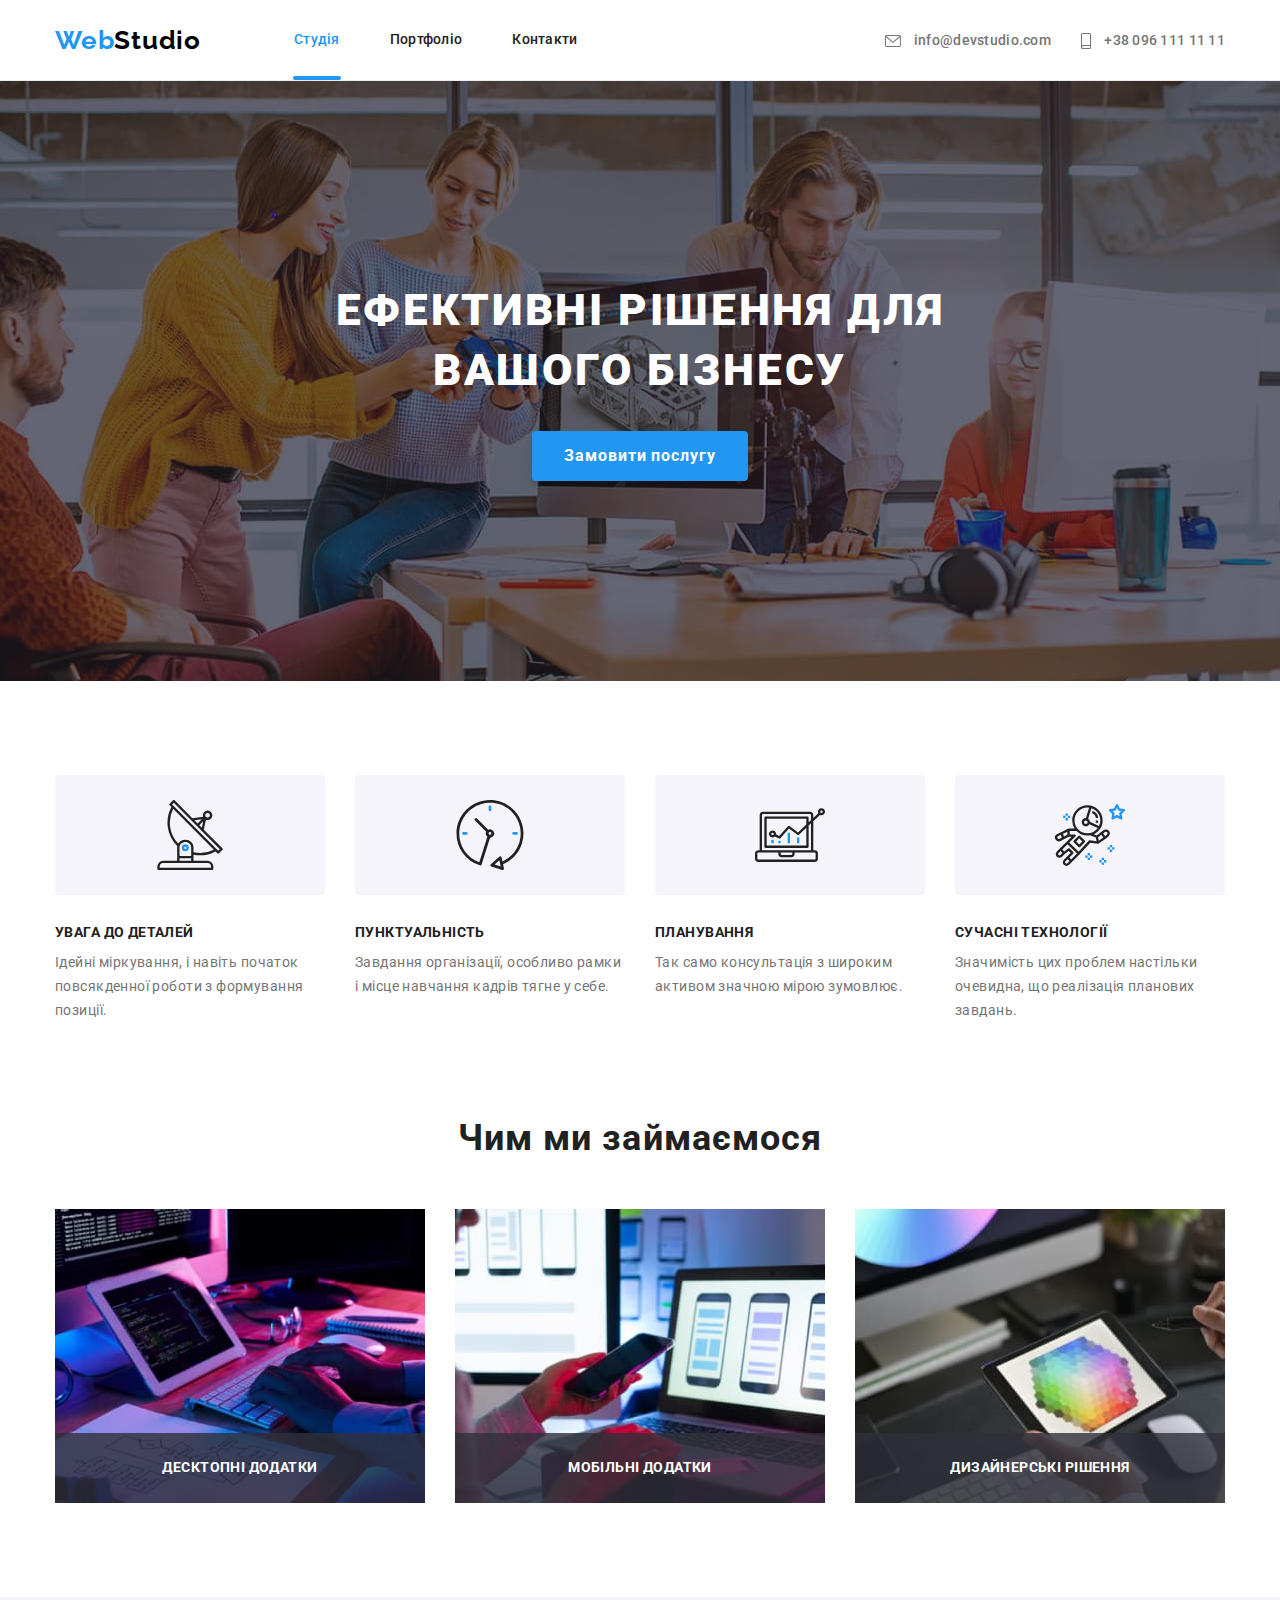
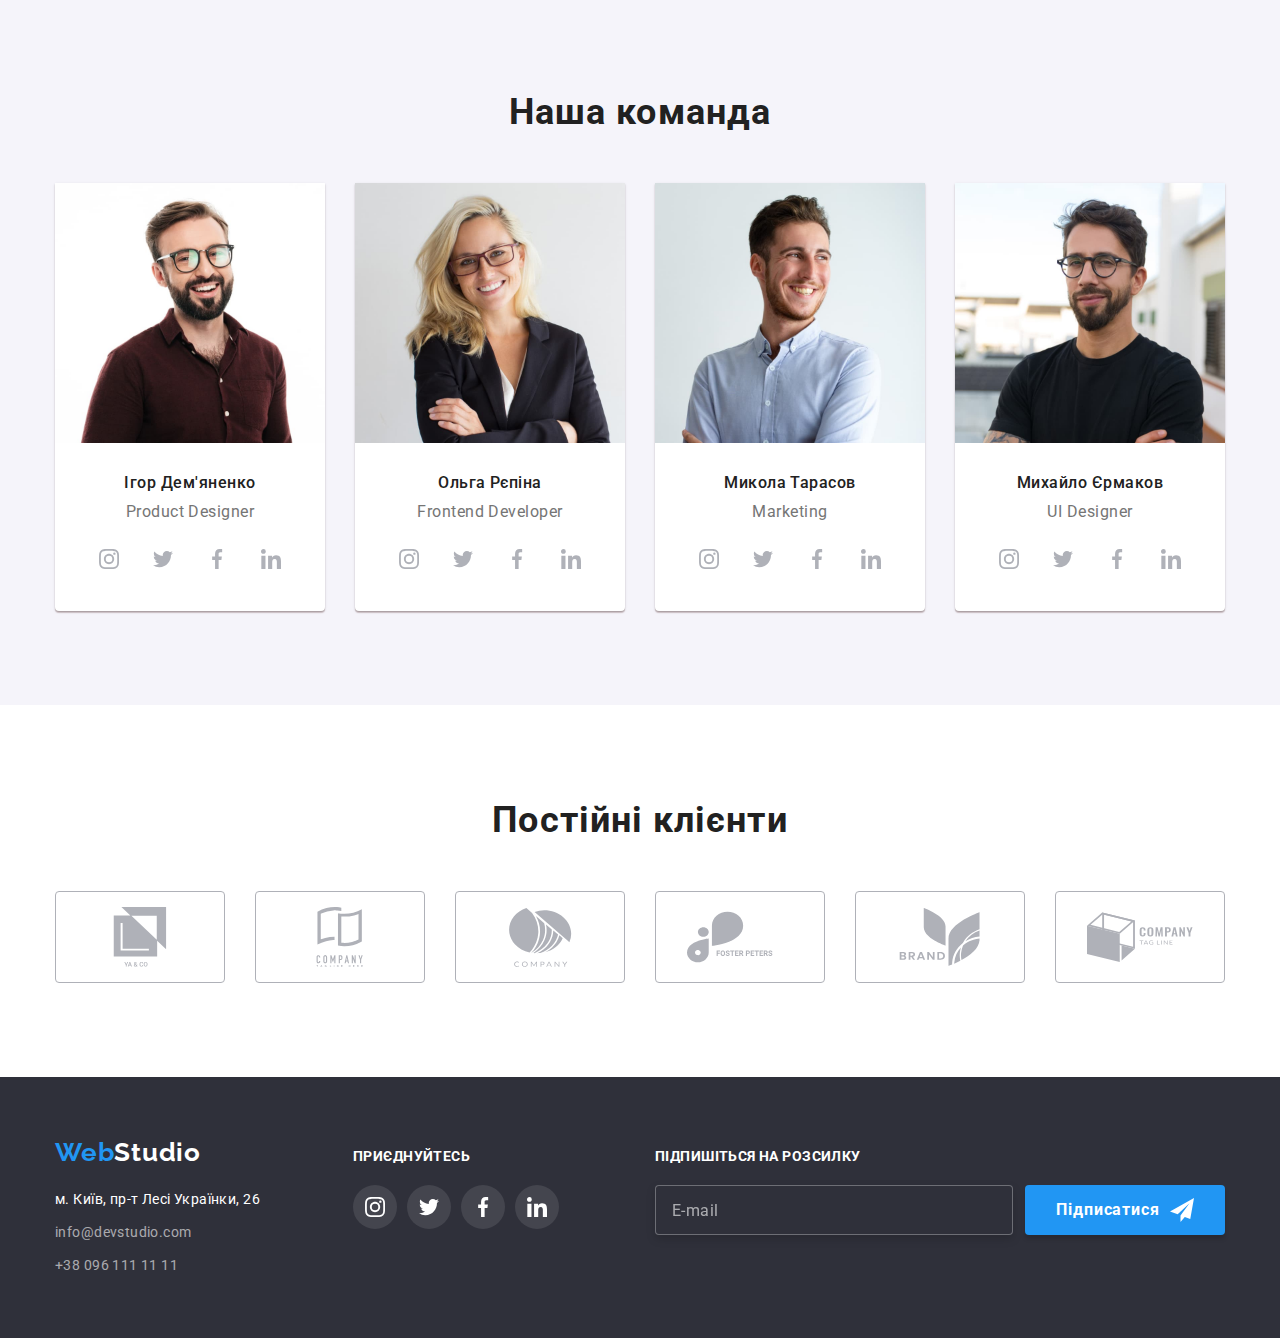
<file: index.html>
<!DOCTYPE html>
<html lang="uk">
  <head>
    <meta charset="UTF-8" />
    <meta http-equiv="X-UA-Compatible" content="IE=edge" />
    <meta name="viewport" content="width=device-width, initial-scale=1.0" />
    <title>Студия</title>
    <link rel="preconnect" href="https://fonts.googleapis.com" />
    <link rel="preconnect" href="https://fonts.gstatic.com" crossorigin />
    <link
      href="https://fonts.googleapis.com/css2?family=Raleway:wght@700&family=Roboto:wght@400;500;700;900&display=swap"
      rel="stylesheet"
    />
    <link
      rel="stylesheet"
      href="https://cdnjs.cloudflare.com/ajax/libs/modern-normalize/1.1.0/modern-normalize.min.css"
    />
    <link rel="stylesheet" href="./css/main.min.css">      
  </head>

  <body>
    <!--header-->

    <header class="page-header">
      <div class="container page-header__container">
        <nav class="nav">
          <a href="./index.html" class="logo nav__logo"><span class="logo-part--blue">Web</span>Studio</a>
          <ul class="nav__list">
            <li class="nav__item"><a href="./index.html" class="nav__link nav__link-studio">Студія</a></li>
            <li class="nav__item"><a href="./portfolio.html" class="nav__link">Портфоліо</a></li>
            <li class="nav__item"><a href="" class="nav__link">Контакти</a></li>
          </ul>
        </nav>

        <ul class="page-header__contact-list">
          <li class="page-header__item">
            <a href="mailto:info@devstudio.com" class="page-header__link">
              <svg width="16" height="12" class="page-header__icon">
                <use href="./images/icons.svg#icon-envelope"></use>
              </svg>
              info@devstudio.com
            </a>
          </li>
          <li class="page-header__item">
            <a href="tel:+380961111111" class="page-header__link"
              ><svg width="10" height="16" class="page-header__icon">
                <use href="./images/icons.svg#icon-smartphone"></use>
              </svg>
              +38 096 111 11 11
            </a>
          </li>
        </ul>
      </div>
    </header>

    <!--MAIN-->
    <main>
      <!--Hero-->
      <section class="hero">
        <div class="container">
          <h1 class="hero__title">Ефективні рішення для вашого бізнесу</h1>
          <button type="button" class="hero__button button" data-modal-open>Замовити послугу</button>
        </div>
      </section>

      <!--features-->
      <section class="section-features">
        <div class="container">
          <h2 hidden>Features</h2>
          <ul class="section-features__list">

            <li class="section-features__item">
              <div class="section-features__icon">
                <svg width="70" height="70">
                  <use href="./images/icons.svg#icon-antenna"></use>
                </svg>
              </div>

              <h3 class="section-features__title">УВАГА ДО ДЕТАЛЕЙ</h3>
              <p class="section-features__text">
                Ідейні міркування, і навіть початок повсякденної роботи з формування позиції.
              </p>
            </li>

            <li class="section-features__item">
              <div class="section-features__icon">
                <svg width="70" height="70">
                  <use href="./images/icons.svg#icon-clock"></use>
                </svg>
              </div>
              <h3 class="section-features__title">ПУНКТУАЛЬНІСТЬ</h3>
              <p class="section-features__text">
                Завдання організації, особливо рамки і місце навчання кадрів тягне у себе.
              </p>
            </li>

            <li class="section-features__item">
              <div class="section-features__icon">
                <svg width="70" height="70">
                  <use href="./images/icons.svg#icon-diagram"></use>
                </svg>
              </div>
              <h3 class="section-features__title">ПЛАНУВАННЯ</h3>
              <p class="section-features__text">Так само консультація з широким активом значною мірою зумовлює.</p>
            </li>

            <li class="section-features__item">
              <div class="section-features__icon">
                <svg width="70" height="70">
                  <use href="./images/icons.svg#icon-astronaut"></use>
                </svg>
              </div>
              <h3 class="section-features__title">СУЧАСНІ ТЕХНОЛОГІЇ</h3>
              <p class="section-features__text">
                Значимість цих проблем настільки очевидна, що реалізація планових завдань.
              </p>
            </li>
          </ul>
        </div>
      </section>

      <!--activity-->
      <section class="section-activity">
        <div class="container">
          <h2 class="section-activity__title">Чим ми займаємося</h2>
          <ul class="section-activity__list">

            <li class="section-activity__item">
              <div class="section-activity__thumb">
                <img src="./images/desktop.jpg" alt="Desktop" width="370" />
                <p class="section-activity__thumb-text">Десктопні додатки</p>
              </div>
            </li>

            <li class="section-activity__item">
              <div class="section-activity__thumb">
                <img src="./images/mobile.jpg" alt="Mobile" width="370" />
                <p class="section-activity__thumb-text">Мобільні додатки</p>
              </div>
            </li>

            <li class="section-activity__item">
              <div class="section-activity__thumb">
                <img src="./images/design.jpg" alt="Web design" width="370" />
                <p class="section-activity__thumb-text">Дизайнерські рішення</p>
              </div>
            </li>

          </ul>
        </div>
      </section>

      <!--TEAM-->
      <section class="section-team">
        <div class="container">
          <h2 class="section-team__title">Наша команда</h2>
          <ul class="section-team__list">

            <li class="section-team__item">
              <img src="./images/product_designer.jpg" alt="Product designer" width="270" />
              <div class="section-team__card">
                <h3 class="section-team__card-title">Ігор Дем'яненко</h3>
                <p class="section-team__card-text">Product Designer</p>
                <ul class="section-team__card-icon-list">

                  <li class="section-team__card-icon-item">
                    <a class="section-team__card-icon-link" href="" target="_blank" rel="noopener noreferrer nofollow">
                      <svg width="20" height="20">
                        <use href="./images/icons.svg#icon-instagram"></use>
                      </svg>
                    </a>
                  </li>

                  <li class="section-team__card-icon-item">
                    <a class="section-team__card-icon-link" href="" target="_blank" rel="noopener noreferrer nofollow">
                      <svg width="20" height="20">
                        <use href="./images/icons.svg#icon-twitter"></use>
                      </svg>
                    </a>
                  </li>

                  <li class="section-team__card-icon-item">
                    <a class="section-team__card-icon-link" href="" target="_blank" rel="noopener noreferrer nofollow">
                      <svg width="20" height="20">
                        <use href="./images/icons.svg#icon-facebook"></use>
                      </svg>
                    </a>
                  </li>

                  <li class="section-team__card-icon-item">
                    <a class="section-team__card-icon-link" href="" target="_blank" rel="noopener noreferrer nofollow">
                      <svg width="20" height="20">
                        <use href="./images/icons.svg#icon-linkedin"></use>
                      </svg>
                    </a>
                  </li>
                </ul>
              </div>
            </li>

            <li class="section-team__item">
              <img src="./images/developer.jpg" alt="Frontend developer" width="270" />
              <div class="section-team__card">
                <h3 class="section-team__card-title">Ольга Рєпіна</h3>
                <p class="section-team__card-text">Frontend Developer</p>
                <ul class="section-team__card-icon-list">
                  
                  <li class="section-team__card-icon-item">
                    <a class="section-team__card-icon-link" href="" target="_blank" rel="noopener noreferrer nofollow">
                      <svg width="20" height="20">
                        <use href="./images/icons.svg#icon-instagram"></use>
                      </svg>
                    </a>
                  </li>

                  <li class="section-team__card-icon-item">
                    <a class="section-team__card-icon-link" href="" target="_blank" rel="noopener noreferrer nofollow">
                      <svg width="20" height="20">
                        <use href="./images/icons.svg#icon-twitter"></use>
                      </svg>
                    </a>
                  </li>

                  <li class="section-team__card-icon-item">
                    <a class="section-team__card-icon-link" href="" target="_blank" rel="noopener noreferrer nofollow">
                      <svg width="20" height="20">
                        <use href="./images/icons.svg#icon-facebook"></use>
                      </svg>
                    </a>
                  </li>

                  <li class="section-team__card-icon-item">
                    <a class="section-team__card-icon-link" href="" target="_blank" rel="noopener noreferrer nofollow">
                      <svg width="20" height="20">
                        <use href="./images/icons.svg#icon-linkedin"></use>
                      </svg>
                    </a>
                  </li>
                </ul>
              </div>
            </li>

            <li class="section-team__item">
              <img src="./images/marketing.jpg" alt="Marketing" width="270" />
              <div class="section-team__card">
                <h3 class="section-team__card-title">Микола Тарасов</h3>
                <p class="section-team__card-text">Marketing</p>
                <ul class="section-team__card-icon-list">
                  <li class="section-team__card-icon-item">
                    <a class="section-team__card-icon-link" href="" target="_blank" rel="noopener noreferrer nofollow">
                      <svg width="20" height="20">
                        <use href="./images/icons.svg#icon-instagram"></use>
                      </svg>
                    </a>
                  </li>
                  <li class="section-team__card-icon-item">
                    <a class="section-team__card-icon-link" href="" target="_blank" rel="noopener noreferrer nofollow">
                      <svg width="20" height="20">
                        <use href="./images/icons.svg#icon-twitter"></use>
                      </svg>
                    </a>
                  </li>
                  <li class="section-team__card-icon-item">
                    <a class="section-team__card-icon-link" href="" target="_blank" rel="noopener noreferrer nofollow">
                      <svg width="20" height="20">
                        <use href="./images/icons.svg#icon-facebook"></use>
                      </svg>
                    </a>
                  </li>
                  <li class="section-team__card-icon-item">
                    <a class="section-team__card-icon-link" href="" target="_blank" rel="noopener noreferrer nofollow">
                      <svg width="20" height="20">
                        <use href="./images/icons.svg#icon-linkedin"></use>
                      </svg>
                    </a>
                  </li>
                </ul>
              </div>
            </li>

            <li class="section-team__item">
              <img src="./images/ui_designer.jpg" alt="UI Designer" width="270" />
              <div class="section-team__card">
                <h3 class="section-team__card-title">Михайло Єрмаков</h3>
                <p class="section-team__card-text">UI Designer</p>
                <ul class="section-team__card-icon-list">
                  <li class="section-team__card-icon-item">
                    <a class="section-team__card-icon-link" href="" target="_blank" rel="noopener noreferrer nofollow">
                      <svg width="20" height="20">
                        <use href="./images/icons.svg#icon-instagram"></use>
                      </svg>
                    </a>
                  </li>
                  <li class="section-team__card-icon-item">
                    <a class="section-team__card-icon-link" href="" target="_blank" rel="noopener noreferrer nofollow">
                      <svg width="20" height="20">
                        <use href="./images/icons.svg#icon-twitter"></use>
                      </svg>
                    </a>
                  </li>
                  <li class="section-team__card-icon-item">
                    <a class="section-team__card-icon-link" href="" target="_blank" rel="noopener noreferrer nofollow">
                      <svg width="20" height="20">
                        <use href="./images/icons.svg#icon-facebook"></use>
                      </svg>
                    </a>
                  </li>
                  <li class="section-team__card-icon-item">
                    <a class="section-team__card-icon-link" href="" target="_blank" rel="noopener noreferrer nofollow">
                      <svg width="20" height="20">
                        <use href="./images/icons.svg#icon-linkedin"></use>
                      </svg>
                    </a>
                  </li>
                </ul>
              </div>
            </li>
          </ul>
        </div>
      </section>

      <!-- our clients -->
      <section class="section-clients">
        <div class="container">
          <h2 class="section-clients__title">Постійні клієнти</h2>
          <ul class="section-clients__list-icons">
            
            <li class="section-clients__item-icons">
              <a class="section-clients__link-icons" href="" target="_blank" rel="noopener noreferrer nofollow">
                <svg width="106" height="60" class="client-icon">
                  <use href="./images/icons.svg#icon-client_1"></use>
                </svg>
              </a>
            </li>

            <li class="section-clients__item-icons">
              <a class="section-clients__link-icons" href="" target="_blank" rel="noopener noreferrer nofollow">
                <svg width="106" height="60" class="client-icon">
                  <use href="./images/icons.svg#icon-client_2"></use>
                </svg>
              </a>
            </li>

            <li class="section-clients__item-icons">
              <a class="section-clients__link-icons" href="" target="_blank" rel="noopener noreferrer nofollow">
                <svg width="106" height="60" class="client-icon">
                  <use href="./images/icons.svg#icon-client_3"></use>
                </svg>
              </a>
            </li>

            <li class="section-clients__item-icons">
              <a class="section-clients__link-icons" href="" target="_blank" rel="noopener noreferrer nofollow">
                <svg width="106" height="60" class="client-icon">
                  <use href="./images/icons.svg#icon-client_4"></use>
                </svg>
              </a>
            </li>

            <li class="section-clients__item-icons">
              <a class="section-clients__link-icons" href="" target="_blank" rel="noopener noreferrer nofollow">
                <svg width="106" height="60" class="client-icon">
                  <use href="./images/icons.svg#icon-client_5"></use>
                </svg>
              </a>
            </li>

            <li class="section-clients__item-icons">
              <a class="section-clients__link-icons" href="" target="_blank" rel="noopener noreferrer nofollow">
                <svg width="106" height="60" class="client-icon">
                  <use href="./images/icons.svg#icon-client_6"></use>
                </svg>
              </a>
            </li>
          </ul>
        </div>
      </section>
    </main>

    <!--footer-->
    <footer class="footer">
      <div class="container footer__wrapper">
        <div class="footer__logo-address">
          <a href="./index.html" class="logo footer__logo"><span class="logo-part--blue">Web</span>Studio</a>
          <address>
            <ul class="footer__address-list">
              <li class="footer__address-item">
                <a
                  href="https://goo.gl/maps/TpQ6tgruh54rHZ967"
                  target="_blank"
                  rel="noopener noreferrer nofollow"
                  class="footer__address-link footer__link-address"
                  >м. Київ, пр-т Лесі Українки, 26</a
                >
              </li>
              <li class="footer__address-item">
                <a href="mailto:info@devstudio.com" class="footer__address-link footer__link-email">info@devstudio.com</a>
              </li>
              <li class="footer__address-item">
                <a href="tel:+380961111111" class="footer__address-link footer__link-phone">+38 096 111 11 11</a>
              </li>
            </ul>
          </address>
        </div>

        <!-- JOIN US social icons -->
        <div class="footer__join-us">
          <h2 class="footer__title">приєднуйтесь</h2>
          <ul class="footer__social-icon-list">
            <li class="footer__social-icon-item">
              <a class="footer__social-icon-link" href="" target="_blank" rel="noopener noreferrer nofollow">
                <svg width="20" height="20">
                  <use href="./images/icons.svg#icon-instagram"></use>
                </svg>
              </a>
            </li>
            <li class="footer__social-icon-item">
              <a class="footer__social-icon-link" href="" target="_blank" rel="noopener noreferrer nofollow">
                <svg width="20" height="20">
                  <use href="./images/icons.svg#icon-twitter"></use>
                </svg>
              </a>
            </li>
            <li class="footer__social-icon-item">
              <a class="footer__social-icon-link" href="" target="_blank" rel="noopener noreferrer nofollow">
                <svg width="20" height="20">
                  <use href="./images/icons.svg#icon-facebook"></use>
                </svg>
              </a>
            </li>
            <li class="footer__social-icon-item">
              <a class="footer__social-icon-link" href="" target="_blank" rel="noopener noreferrer nofollow">
                <svg width="20" height="20">
                  <use href="./images/icons.svg#icon-linkedin"></use>
                </svg>
              </a>
            </li>
          </ul>
        </div>

        <!-- SIGNUP FORM -->
        <div class="footer__signup">
          <p class="footer__title">Підпишіться на розсилку</p>

          <form class="footer__signup-form">
              <label>
                <input class="footer__signup-input" type="email" name="name" placeholder="E-mail" />
              </label>
              <button type="submit" class="footer__signup-button button">
                Підписатися
                <svg class="footer__signup-icon" width="24" height="24">
                  <use href="./images/icons.svg#icon-signup"></use>
                </svg>
              </button>
          </form>
        </div>
      </div>
    </footer>

    <!-- BACKDROP + MODAL window -->
    <div class="backdrop is-hidden" data-modal>
      <div class="modal">
        <button class="modal__button--close" data-modal-close>
          <svg width="11" height="11">
            <use href="./images/icons.svg#icon-close-button"></use>
          </svg>
        </button>
        
        <h2 class="modal__title">Залиште свої дані, ми вам передзвонимо</h2>

        <form autocomplete="off">
          <label class="modal__label">
            Ім'я
            <input class="modal__input" type="text" name="name" autofocus />
            <svg class="modal__icon" width="18" height="18">
              <use href="./images/icons.svg#icon-black-person"></use>
            </svg>
          </label>

          <label class="modal__label">
            Телефон
            <input class="modal__input" type="text" name="name" />
            <svg class="modal__icon" width="18" height="18">
              <use href="./images/icons.svg#icon-black-phone"></use>
            </svg>
          </label>

          <label class="modal__label">
            Пошта
            <input class="modal__input" type="email" name="email" />
            <svg class="modal__icon" width="18" height="18">
              <use href="./images/icons.svg#icon-black-envelope"></use>
            </svg>
          </label>

          <label class="modal__label">
            Коментар
            <textarea class="modal__textarea" name="comment" rows="6" placeholder="Введіть текст"></textarea>
          </label>

          
            <label class="modal__label-agree">
              <input class="modal__default-checkbox-hidden" type="checkbox" name="agree" value="reading" />

              <span class="modal__custom-checkbox">
                <svg class="modal__custom-check-icon" width="11" height="8">
                  <use href="./images/icons.svg#icon-checked"></use>
                </svg>
              </span>
              <span class="modal__text-agree"
                >Погоджуюся з розсилкою та приймаю <a class="modal__link-agree-terms" href="">Умови договору</a>
              </span>
            </label>
          

          <button type="submit" class="modal__button button">Відправити</button>
        </form>
        </div>
      </div>
    </div>
    <script src="./js/modal.js"></script>
  </body>
</html>
</file>
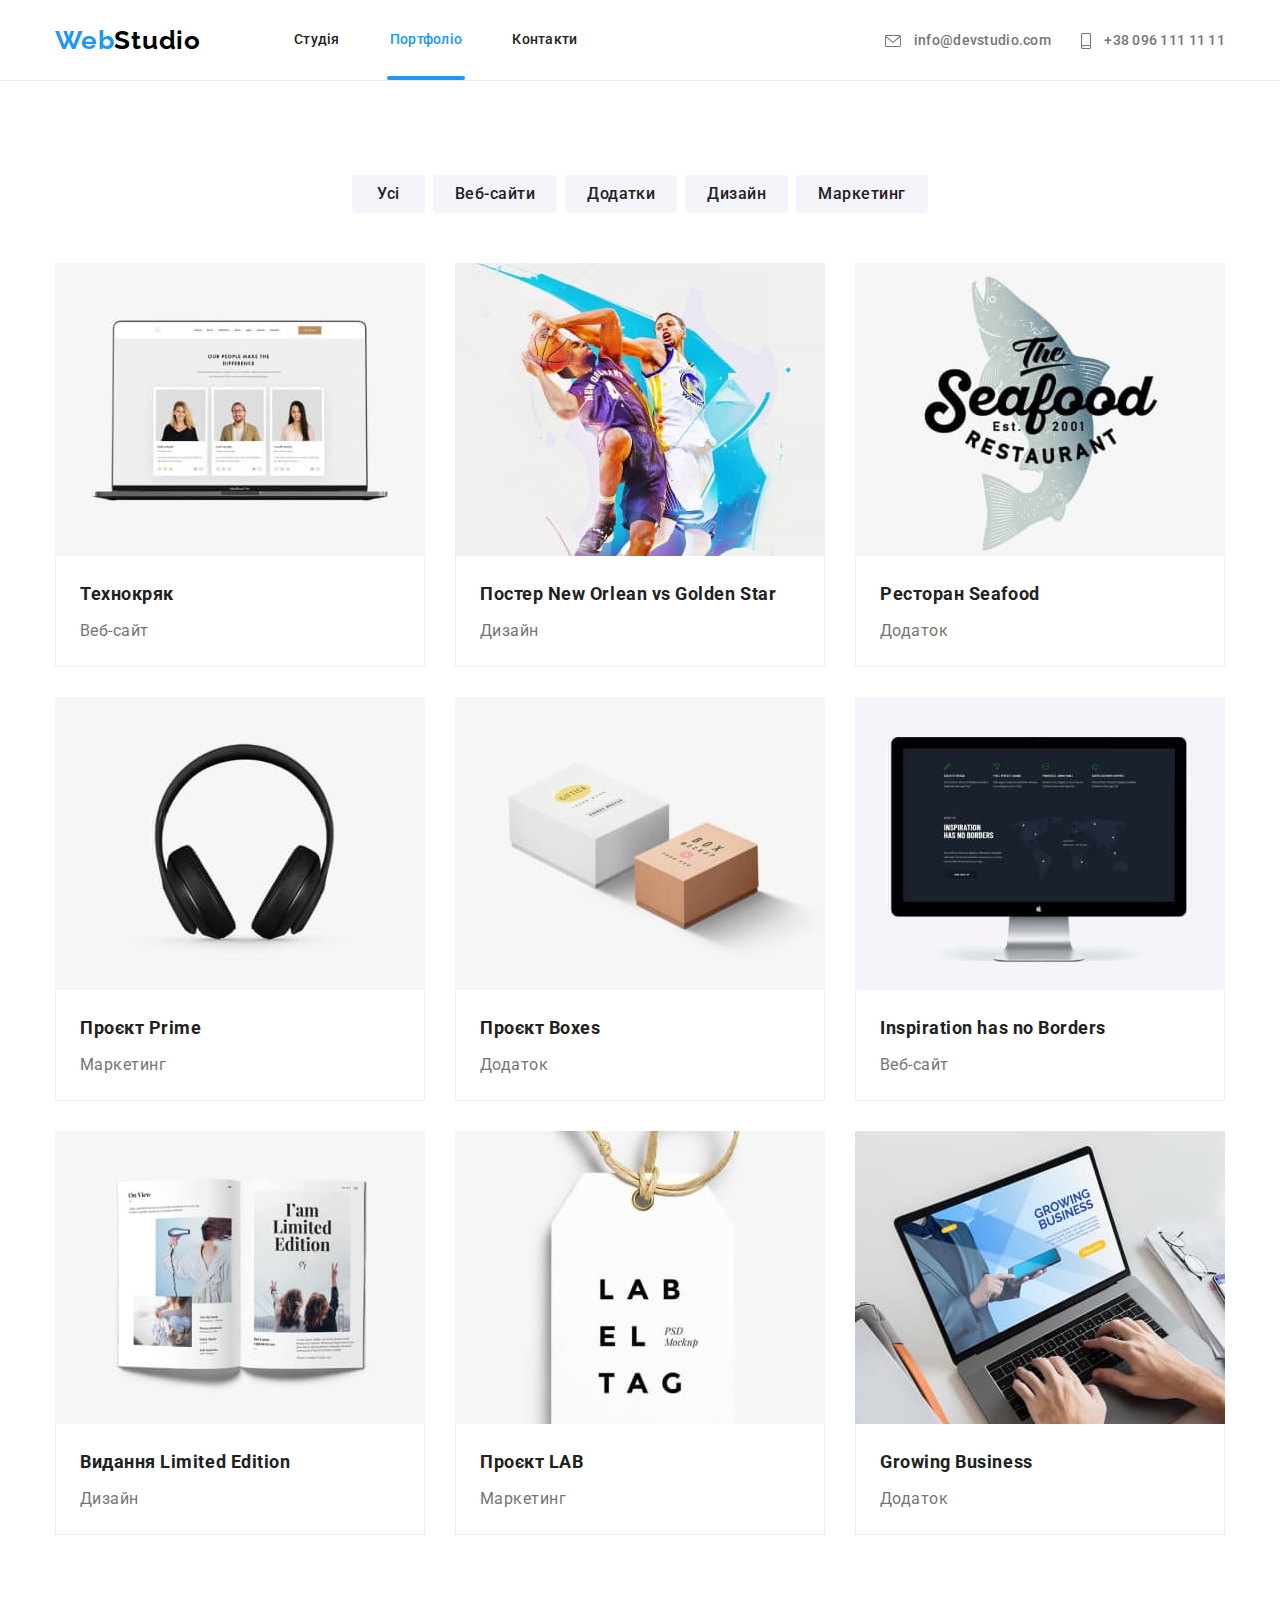
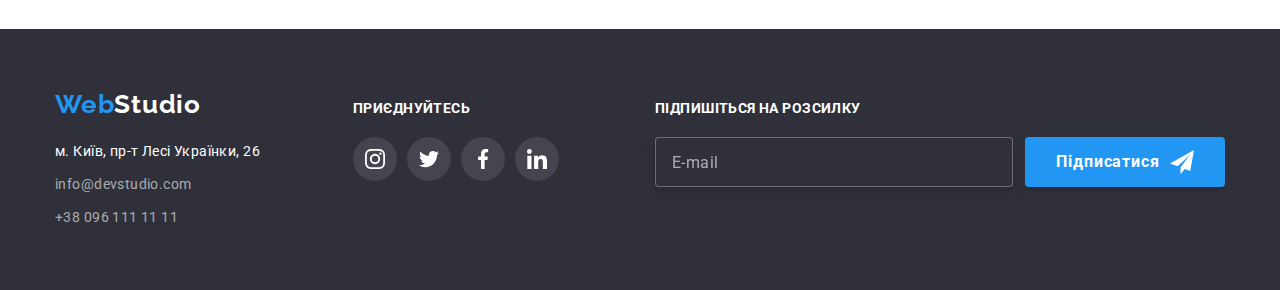
<file: portfolio.html>
<!DOCTYPE html>
<html lang="uk">
  <head>
    <meta charset="UTF-8" />
    <meta http-equiv="X-UA-Compatible" content="IE=edge" />
    <meta name="viewport" content="width=device-width, initial-scale=1.0" />
    <title>Портфолио</title>
    <link rel="preconnect" href="https://fonts.googleapis.com" />
    <link rel="preconnect" href="https://fonts.gstatic.com" crossorigin />
    <link
      href="https://fonts.googleapis.com/css2?family=Raleway:wght@700&family=Roboto:wght@400;500;700;900&display=swap"
      rel="stylesheet"
    />
    <link
      rel="stylesheet"
      href="https://cdnjs.cloudflare.com/ajax/libs/modern-normalize/1.1.0/modern-normalize.min.css"
    />
    <link rel="stylesheet" href="./css/main.min.css" />
  </head>

  <body>
    <!-- header -->
    <header class="page-header">
      <div class="container page-header__container">
        <nav class="nav">
          <a href="./index.html" class="logo nav__logo"
            ><span class="logo-part--blue">Web</span>Studio</a
          >
          <ul class="nav__list">
            <li class="nav__item">
              <a href="./index.html" class="nav__link">Студія</a>
            </li>
            <li class="nav__item">
              <a href="./portfolio.html" class="nav__link nav__link-portfolio">Портфоліо</a>
            </li>
            <li class="nav__item"><a href="" class="nav__link">Контакти</a></li>
          </ul>
        </nav>

        <ul class="page-header__contact-list">
          <li class="page-header__item">
            <a href="mailto:info@devstudio.com" class="page-header__link">
              <svg width="16" height="12" class="page-header__icon">
                <use href="./images/icons.svg#icon-envelope"></use>
              </svg>
              info@devstudio.com
            </a>
          </li>
          <li class="page-header__item">
            <a href="tel:+380961111111" class="page-header__link"
              ><svg width="10" height="16" class="page-header__icon">
                <use href="./images/icons.svg#icon-smartphone"></use>
              </svg>
              +38 096 111 11 11
            </a>
          </li>
        </ul>
      </div>
    </header>

    <!-- main -->
    <main class="main-portfolio">
      <!-- portfolio filter -->
      <section class="section-portfolio">
        <div class="container">
          <h1 hidden>Portfolio filter</h1>
          <ul class="section-portfolio__filter-button">
            <li class="section-portfolio__filter-item">
              <button
                type="button"
                class="section-portfolio__button section-portfolio__button--all button"
              >
                Усі
              </button>
            </li>
            <li class="section-portfolio__filter-item">
              <button type="button" class="section-portfolio__button button">Веб-сайти</button>
            </li>
            <li class="section-portfolio__filter-item">
              <button type="button" class="section-portfolio__button button">Додатки</button>
            </li>
            <li class="section-portfolio__filter-item">
              <button type="button" class="section-portfolio__button button">Дизайн</button>
            </li>
            <li class="section-portfolio__filter-item">
              <button type="button" class="section-portfolio__button button">Маркетинг</button>
            </li>
          </ul>

          <ul class="section-portfolio__list">
            <li class="section-portfolio__item">
              <a href="" class="section-portfolio__link">
                <div class="section-portfolio__overlay">
                  <img src="./images/portfolio1.jpg" alt="Технокряк" width="370" />
                  <p class="section-portfolio__overlay-text">
                    Ресурс пропонує комплексні пропозиції з різним рівнем функціоналу та сервісів.
                    Все це дозволить відвідувачу отримати вичерпні відомості про компанію чи
                    приватну особу.
                  </p>
                </div>
                <div class="section-portfolio__item-border">
                  <h2 class="section-portfolio__title">Технокряк</h2>
                  <p class="section-portfolio__text">Веб-сайт</p>
                </div>
              </a>
            </li>

            <li class="section-portfolio__item">
              <a href="" class="section-portfolio__link">
                <div class="section-portfolio__overlay">
                  <img src="./images/portfolio2.jpg" alt="Постер" width="370" />
                  <p class="section-portfolio__overlay-text">
                    Ресурс пропонує комплексні пропозиції з різним рівнем функціоналу та сервісів.
                    Все це дозволить відвідувачу отримати вичерпні відомості про компанію чи
                    приватну особу.
                  </p>
                </div>
                <div class="section-portfolio__item-border">
                  <h2 class="section-portfolio__title">Постер New Orlean vs Golden Star</h2>
                  <p class="section-portfolio__text">Дизайн</p>
                </div>
              </a>
            </li>

            <li class="section-portfolio__item">
              <a href="" class="section-portfolio__link">
                <div class="section-portfolio__overlay">
                  <img src="./images/portfolio3.jpg" alt="Ресторан Seafood" width="370" />
                  <p class="section-portfolio__overlay-text">
                    Ресурс пропонує комплексні пропозиції з різним рівнем функціоналу та сервісів.
                    Все це дозволить відвідувачу отримати вичерпні відомості про компанію чи
                    приватну особу.
                  </p>
                </div>
                <div class="section-portfolio__item-border">
                  <h2 class="section-portfolio__title">Ресторан Seafood</h2>
                  <p class="section-portfolio__text">Додаток</p>
                </div>
              </a>
            </li>

            <li class="section-portfolio__item">
              <a href="" class="section-portfolio__link">
                <div class="section-portfolio__overlay">
                  <img src="./images/portfolio4.jpg" alt="Проєкт Prime" width="370" />
                  <p class="section-portfolio__overlay-text">
                    Ресурс пропонує комплексні пропозиції з різним рівнем функціоналу та сервісів.
                    Все це дозволить відвідувачу отримати вичерпні відомості про компанію чи
                    приватну особу.
                  </p>
                </div>
                <div class="section-portfolio__item-border">
                  <h2 class="section-portfolio__title">Проєкт Prime</h2>
                  <p class="section-portfolio__text">Маркетинг</p>
                </div>
              </a>
            </li>

            <li class="section-portfolio__item">
              <a href="" class="section-portfolio__link">
                <div class="section-portfolio__overlay">
                  <img src="./images/portfolio5.jpg" alt="Проєкт Boxes" width="370" />
                  <p class="section-portfolio__overlay-text">
                    Ресурс пропонує комплексні пропозиції з різним рівнем функціоналу та сервісів.
                    Все це дозволить відвідувачу отримати вичерпні відомості про компанію чи
                    приватну особу.
                  </p>
                </div>
                <div class="section-portfolio__item-border">
                  <h2 class="section-portfolio__title">Проєкт Boxes</h2>
                  <p class="section-portfolio__text">Додаток</p>
                </div>
              </a>
            </li>

            <li class="section-portfolio__item">
              <a href="" class="section-portfolio__link">
                <div class="section-portfolio__overlay">
                  <img src="./images/portfolio6.jpg" alt="Веб-сайт Inspiration" width="370" />
                  <p class="section-portfolio__overlay-text">
                    Ресурс пропонує комплексні пропозиції з різним рівнем функціоналу та сервісів.
                    Все це дозволить відвідувачу отримати вичерпні відомості про компанію чи
                    приватну особу.
                  </p>
                </div>
                <div class="section-portfolio__item-border">
                  <h2 class="section-portfolio__title">Inspiration has no Borders</h2>
                  <p class="section-portfolio__text">Веб-сайт</p>
                </div>
              </a>
            </li>

            <li class="section-portfolio__item">
              <a href="" class="section-portfolio__link">
                <div class="section-portfolio__overlay">
                  <img src="./images/portfolio7.jpg" alt="Видання Limited Edition" width="370" />
                  <p class="section-portfolio__overlay-text">
                    Ресурс пропонує комплексні пропозиції з різним рівнем функціоналу та сервісів.
                    Все це дозволить відвідувачу отримати вичерпні відомості про компанію чи
                    приватну особу.
                  </p>
                </div>
                <div class="section-portfolio__item-border">
                  <h2 class="section-portfolio__title">Видання Limited Edition</h2>
                  <p class="section-portfolio__text">Дизайн</p>
                </div>
              </a>
            </li>

            <li class="section-portfolio__item">
              <a href="" class="section-portfolio__link">
                <div class="section-portfolio__overlay">
                  <img src="./images/portfolio8.jpg" alt="Проєкт LAB" width="370" />
                  <p class="section-portfolio__overlay-text">
                    Ресурс пропонує комплексні пропозиції з різним рівнем функціоналу та сервісів.
                    Все це дозволить відвідувачу отримати вичерпні відомості про компанію чи
                    приватну особу.
                  </p>
                </div>
                <div class="section-portfolio__item-border">
                  <h2 class="section-portfolio__title">Проєкт LAB</h2>
                  <p class="section-portfolio__text">Маркетинг</p>
                </div>
              </a>
            </li>

            <li class="section-portfolio__item">
              <a href="" class="section-portfolio__link">
                <div class="section-portfolio__overlay">
                  <img src="./images/portfolio9.jpg" alt="Додаток Growing Business" width="370" />
                  <p class="section-portfolio__overlay-text">
                    Ресурс пропонує комплексні пропозиції з різним рівнем функціоналу та сервісів.
                    Все це дозволить відвідувачу отримати вичерпні відомості про компанію чи
                    приватну особу.
                  </p>
                </div>
                <div class="section-portfolio__item-border">
                  <h2 class="section-portfolio__title">Growing Business</h2>
                  <p class="section-portfolio__text">Додаток</p>
                </div>
              </a>
            </li>
          </ul>
        </div>
      </section>
    </main>

    <!--footer-->
    <footer class="footer">
      <div class="container footer__wrapper">
        <div class="footer__logo-address">
          <a href="./index.html" class="logo footer__logo"
            ><span class="logo-part--blue">Web</span>Studio</a
          >
          <address>
            <ul class="footer__address-list">
              <li class="footer__address-item">
                <a
                  href="https://goo.gl/maps/TpQ6tgruh54rHZ967"
                  target="_blank"
                  rel="noopener noreferrer nofollow"
                  class="footer__address-link footer__link-address"
                  >м. Київ, пр-т Лесі Українки, 26</a
                >
              </li>
              <li class="footer__address-item">
                <a href="mailto:info@devstudio.com" class="footer__address-link footer__link-email"
                  >info@devstudio.com</a
                >
              </li>
              <li class="footer__address-item">
                <a href="tel:+380961111111" class="footer__address-link footer__link-phone"
                  >+38 096 111 11 11</a
                >
              </li>
            </ul>
          </address>
        </div>

        <!-- JOIN US social icons -->
        <div class="footer__join-us">
          <h2 class="footer__title">приєднуйтесь</h2>
          <ul class="footer__social-icon-list">
            <li class="footer__social-icon-item">
              <a
                class="footer__social-icon-link"
                href=""
                target="_blank"
                rel="noopener noreferrer nofollow"
              >
                <svg width="20" height="20">
                  <use href="./images/icons.svg#icon-instagram"></use>
                </svg>
              </a>
            </li>
            <li class="footer__social-icon-item">
              <a
                class="footer__social-icon-link"
                href=""
                target="_blank"
                rel="noopener noreferrer nofollow"
              >
                <svg width="20" height="20">
                  <use href="./images/icons.svg#icon-twitter"></use>
                </svg>
              </a>
            </li>
            <li class="footer__social-icon-item">
              <a
                class="footer__social-icon-link"
                href=""
                target="_blank"
                rel="noopener noreferrer nofollow"
              >
                <svg width="20" height="20">
                  <use href="./images/icons.svg#icon-facebook"></use>
                </svg>
              </a>
            </li>
            <li class="footer__social-icon-item">
              <a
                class="footer__social-icon-link"
                href=""
                target="_blank"
                rel="noopener noreferrer nofollow"
              >
                <svg width="20" height="20">
                  <use href="./images/icons.svg#icon-linkedin"></use>
                </svg>
              </a>
            </li>
          </ul>
        </div>

        <!-- SIGNUP FORM -->
        <div class="footer__signup">
          <p class="footer__title">Підпишіться на розсилку</p>

          <form class="footer__signup-form">
            <label>
              <input class="footer__signup-input" type="email" name="name" placeholder="E-mail" />
            </label>
            <button type="submit" class="footer__signup-button button">
              Підписатися
              <svg class="footer__signup-icon" width="24" height="24">
                <use href="./images/icons.svg#icon-signup"></use>
              </svg>
            </button>
          </form>
        </div>
      </div>
    </footer>
  </body>
</html>
</file>
<file: css/main.min.css>
.page-header,.main-portfolio,.section-portfolio,.section-features,.section-clients{background-color:#fff}img{display:block}.section-portfolio,.section-team,.section-clients,.section-activity{padding:94px 0}.button{color:#fff;background-color:#2196f3;-webkit-box-shadow:0px 4px 4px rgba(0,0,0,.15);box-shadow:0px 4px 4px rgba(0,0,0,.15);border:none;border-radius:4px;cursor:pointer;font-weight:700;font-size:16px;line-height:1.88;letter-spacing:.06em;-webkit-transition:background-color 250ms cubic-bezier(0.4, 0, 0.2, 1),-webkit-box-shadow 250ms cubic-bezier(0.4, 0, 0.2, 1);transition:background-color 250ms cubic-bezier(0.4, 0, 0.2, 1),-webkit-box-shadow 250ms cubic-bezier(0.4, 0, 0.2, 1);transition:background-color 250ms cubic-bezier(0.4, 0, 0.2, 1),box-shadow 250ms cubic-bezier(0.4, 0, 0.2, 1);transition:background-color 250ms cubic-bezier(0.4, 0, 0.2, 1),box-shadow 250ms cubic-bezier(0.4, 0, 0.2, 1),-webkit-box-shadow 250ms cubic-bezier(0.4, 0, 0.2, 1)}body{color:#757575;font-family:"Roboto",sans-serif;background-color:#fff}.container{width:1200px;margin:0 auto;padding-left:15px;padding-right:15px}.nav__list,.section-features__list,.section-activity__list,.section-team__list,.page-header__container,.section-clients__list-icons{display:-webkit-box;display:-ms-flexbox;display:flex}.nav__list,.page-header__contact-list,.section-features__list,.section-activity__list,.section-team__list,.footer__address-list,.section-portfolio__filter-button,.section-portfolio__list,.section-clients__list-icons,.section-team__card-icon-list,.footer__social-icon-list{list-style:none}h1,h2,h3,ul,p{margin-top:0;margin-bottom:0;padding-left:0px}.page-header{border-bottom:1px solid #ececec}.nav{display:-webkit-box;display:-ms-flexbox;display:flex;-webkit-box-align:center;-ms-flex-align:center;align-items:center}.nav__logo{color:#000;margin-right:93px}.logo-part--blue{color:#2196f3;font-family:"Raleway",sans-serif;font-weight:700;font-size:26px;line-height:1.19;letter-spacing:.03em}.nav__list{font-weight:500;font-size:14px;line-height:1.14;letter-spacing:.02em}.nav__link{color:#212121;text-decoration:none;padding-top:32px;padding-bottom:32px;display:block;-webkit-transition:color 250ms cubic-bezier(0.4, 0, 0.2, 1);transition:color 250ms cubic-bezier(0.4, 0, 0.2, 1)}.nav__link:hover,.nav__link:focus{color:#2196f3}.nav__link-studio,.nav__link-portfolio{color:#2196f3}.nav__item{position:relative}.nav__item:not(:last-child){margin-right:50px}.nav__link-studio::after{position:absolute;content:"";bottom:-2px;left:50%;-webkit-transform:translate(-50%, -50%);transform:translate(-50%, -50%);width:48px;height:4px;background:#2196f3;border-radius:2px}.nav__link-portfolio::after{position:absolute;content:"";bottom:-2px;left:50%;-webkit-transform:translate(-50%, -50%);transform:translate(-50%, -50%);width:78px;height:4px;background:#2196f3;border-radius:2px}.page-header__contact-list{margin-left:auto;display:-webkit-box;display:-ms-flexbox;display:flex;-webkit-box-align:center;-ms-flex-align:center;align-items:center}.page-header__item:not(:last-child){margin-right:30px}.page-header__link{padding:32px 0;color:var(--primary-text-color);font-weight:500;font-size:14px;line-height:1.14;letter-spacing:.02em;text-decoration:none;-webkit-transition:fill 250ms cubic-bezier(0.4, 0, 0.2, 1),color 250ms cubic-bezier(0.4, 0, 0.2, 1);transition:fill 250ms cubic-bezier(0.4, 0, 0.2, 1),color 250ms cubic-bezier(0.4, 0, 0.2, 1)}.page-header__link:hover,.page-header__link:focus{fill:#2196f3;color:#2196f3}.nav__item,.page-header__item{display:inline}.page-header__icon{vertical-align:middle;fill:currentColor;margin-right:10px}.logo{font-family:"Raleway",sans-serif;font-weight:700;font-size:26px;line-height:1.19;letter-spacing:.03em;text-decoration:none}.hero{max-width:1600px;height:600px;background-color:#2f303a;text-align:center;padding-top:200px;padding-bottom:200px;margin-left:auto;margin-right:auto;background-image:-webkit-gradient(linear, left top, right top, from(rgba(47, 48, 58, 0.4)), to(rgba(47, 48, 58, 0.4))),url(../images/hero_bcg_image.jpg);background-image:linear-gradient(to right, rgba(47, 48, 58, 0.4), rgba(47, 48, 58, 0.4)),url(../images/hero_bcg_image.jpg);background-repeat:no-repeat;background-size:cover;background-position:center}.hero__title{color:#fff;width:696px;font-weight:900;font-size:44px;line-height:1.36;text-align:center;letter-spacing:.06em;text-transform:uppercase;margin:0 auto 30px}.hero__button{width:216px;height:50px;-webkit-box-pack:center;-ms-flex-pack:center;justify-content:center;-webkit-box-align:center;-ms-flex-align:center;align-items:center}.hero__button:hover,.hero__button:focus{background-color:#188ce8}.section-features{padding-top:94px}.section-features__title{color:#212121;font-size:14px;line-height:1.14;letter-spacing:.03em;text-transform:uppercase;margin-bottom:10px}.section-features__text{font-size:14px;line-height:1.71;letter-spacing:.03em}.section-features__icon{display:-webkit-box;display:-ms-flexbox;display:flex;-webkit-box-pack:center;-ms-flex-pack:center;justify-content:center;-webkit-box-align:center;-ms-flex-align:center;align-items:center;width:270px;height:120px;background:#f5f4fa;margin-bottom:30px;border-radius:4px}.section-features__item:not(:last-child),.section-activity__item:not(:last-child),.section-team__item:not(:last-child){margin-right:30px}.section-activity__title{color:#212121;font-size:36px;line-height:1.17;text-align:center;letter-spacing:.03em;margin-bottom:50px}.section-activity__thumb{position:relative}.section-activity__thumb-text{position:absolute;bottom:0;color:#fff;width:100%;height:70px;display:-webkit-box;display:-ms-flexbox;display:flex;-webkit-box-align:center;-ms-flex-align:center;align-items:center;-webkit-box-pack:center;-ms-flex-pack:center;justify-content:center;background-color:rgba(47,48,58,.8);font-weight:700;font-size:14px;line-height:1.14;letter-spacing:.03em;text-transform:uppercase}.section-team{background-color:#f5f4fa}.section-team__title{color:#212121;font-size:36px;line-height:1.17;text-align:center;letter-spacing:.03em;margin-bottom:50px}.section-team__item{background:#fff;-webkit-box-shadow:0px 1px 3px rgba(0,0,0,.12),0px 1px 1px rgba(0,0,0,.14),0px 2px 1px rgba(101,37,37,.2);box-shadow:0px 1px 3px rgba(0,0,0,.12),0px 1px 1px rgba(0,0,0,.14),0px 2px 1px rgba(101,37,37,.2);border-radius:0px 0px 4px 4px}.section-team__card-title{color:#212121;font-weight:500;font-size:16px;line-height:1.19;text-align:center;letter-spacing:.03em;margin-bottom:10px}.section-team__card-text{line-height:1.19;text-align:center;letter-spacing:.03em;margin-bottom:16px}.section-team__card{padding:30px 0}.section-team__card-icon-list{display:-webkit-box;display:-ms-flexbox;display:flex;-webkit-box-pack:center;-ms-flex-pack:center;justify-content:center}.section-team__card-icon-link{display:-webkit-box;display:-ms-flexbox;display:flex;-webkit-box-pack:center;-ms-flex-pack:center;justify-content:center;-webkit-box-align:center;-ms-flex-align:center;align-items:center;width:44px;height:44px;border-radius:50%;fill:#afb1b8;-webkit-transition:fill 250ms cubic-bezier(0.4, 0, 0.2, 1),background-color 250ms cubic-bezier(0.4, 0, 0.2, 1);transition:fill 250ms cubic-bezier(0.4, 0, 0.2, 1),background-color 250ms cubic-bezier(0.4, 0, 0.2, 1)}.section-team__card-icon-link:hover,.section-team__card-icon-link:focus{fill:#fff;background-color:#2196f3}.section-team__card-icon-item:not(:last-child){margin-right:10px}.section-clients__title{color:#212121;font-size:36px;line-height:1.17;text-align:center;letter-spacing:.03em;margin-bottom:50px}.section-clients__item-icons:not(:last-child){margin-right:30px}.section-clients__link-icons{display:-webkit-box;display:-ms-flexbox;display:flex;-webkit-box-pack:center;-ms-flex-pack:center;justify-content:center;-webkit-box-align:center;-ms-flex-align:center;align-items:center;width:170px;height:92px;border:1px solid #afb1b8;border-radius:4px;fill:#afb1b8;-webkit-transition:fill 250ms cubic-bezier(0.4, 0, 0.2, 1),border-color 250ms cubic-bezier(0.4, 0, 0.2, 1);transition:fill 250ms cubic-bezier(0.4, 0, 0.2, 1),border-color 250ms cubic-bezier(0.4, 0, 0.2, 1)}.section-clients__link-icons:hover,.section-clients__link-icons:focus{fill:#2196f3;border-color:#2196f3}.section-portfolio__filter-button{display:-webkit-box;display:-ms-flexbox;display:flex;-webkit-box-pack:center;-ms-flex-pack:center;justify-content:center;margin-bottom:50px}.section-portfolio__button{color:#212121;background-color:#f5f4fa;padding:6px 22px;font-weight:500;font-size:16px;line-height:1.63;letter-spacing:.03em;-webkit-box-shadow:none;box-shadow:none;-webkit-transition:color 250ms cubic-bezier(0.4, 0, 0.2, 1),background-color 250ms cubic-bezier(0.4, 0, 0.2, 1),-webkit-box-shadow 250ms cubic-bezier(0.4, 0, 0.2, 1);transition:color 250ms cubic-bezier(0.4, 0, 0.2, 1),background-color 250ms cubic-bezier(0.4, 0, 0.2, 1),-webkit-box-shadow 250ms cubic-bezier(0.4, 0, 0.2, 1);transition:color 250ms cubic-bezier(0.4, 0, 0.2, 1),background-color 250ms cubic-bezier(0.4, 0, 0.2, 1),box-shadow 250ms cubic-bezier(0.4, 0, 0.2, 1);transition:color 250ms cubic-bezier(0.4, 0, 0.2, 1),background-color 250ms cubic-bezier(0.4, 0, 0.2, 1),box-shadow 250ms cubic-bezier(0.4, 0, 0.2, 1),-webkit-box-shadow 250ms cubic-bezier(0.4, 0, 0.2, 1)}.section-portfolio__button:hover,.section-portfolio__button:focus,.section-portfolio__button:active{color:#fff;background-color:#2196f3;-webkit-box-shadow:0px 3px 1px rgba(0,0,0,.1),0px 1px 2px rgba(0,0,0,.08),0px 2px 2px rgba(0,0,0,.12);box-shadow:0px 3px 1px rgba(0,0,0,.1),0px 1px 2px rgba(0,0,0,.08),0px 2px 2px rgba(0,0,0,.12)}.section-portfolio__button--all{padding:6px 25px}.section-portfolio__filter-item:not(:last-child){margin-right:8px}.section-portfolio__list{display:-webkit-box;display:-ms-flexbox;display:flex;-ms-flex-wrap:wrap;flex-wrap:wrap;gap:30px}.section-portfolio__item{-ms-flex-preferred-size:calc((100% - 60px)/3);flex-basis:calc((100% - 60px)/3)}.section-portfolio__link{display:block;text-decoration:none;-webkit-transition:-webkit-box-shadow 250ms cubic-bezier(0.4, 0, 0.2, 1);transition:-webkit-box-shadow 250ms cubic-bezier(0.4, 0, 0.2, 1);transition:box-shadow 250ms cubic-bezier(0.4, 0, 0.2, 1);transition:box-shadow 250ms cubic-bezier(0.4, 0, 0.2, 1), -webkit-box-shadow 250ms cubic-bezier(0.4, 0, 0.2, 1)}.section-portfolio__link:hover{-webkit-box-shadow:0px 1px 1px rgba(0,0,0,.12),0px 4px 4px rgba(0,0,0,.06),1px 4px 6px rgba(0,0,0,.16);box-shadow:0px 1px 1px rgba(0,0,0,.12),0px 4px 4px rgba(0,0,0,.06),1px 4px 6px rgba(0,0,0,.16)}.section-portfolio__item-border{border-left:1px solid #eee;border-bottom:1px solid #eee;border-right:1px solid #eee;padding:20px 24px}.section-portfolio__title{color:#212121;font-size:18px;line-height:2;letter-spacing:.03em;margin-bottom:4px}.section-portfolio__text{color:#757575;font-size:16px;line-height:1.88;letter-spacing:.03em}.section-portfolio__overlay{position:relative;overflow:hidden;width:370px;height:293px}.section-portfolio__overlay-text{position:absolute;top:0;padding:63px 24px;font-size:18px;line-height:1.55;letter-spacing:.03em;color:#fff;background-color:rgba(33,150,243,.9);-webkit-transform:translateY(100%);transform:translateY(100%);-webkit-transition:-webkit-transform 250ms cubic-bezier(0.4, 0, 0.2, 1);transition:-webkit-transform 250ms cubic-bezier(0.4, 0, 0.2, 1);transition:transform 250ms cubic-bezier(0.4, 0, 0.2, 1);transition:transform 250ms cubic-bezier(0.4, 0, 0.2, 1), -webkit-transform 250ms cubic-bezier(0.4, 0, 0.2, 1)}.section-portfolio__link:hover .section-portfolio__overlay-text,.section-portfolio__link:focus .section-portfolio__overlay-text{-webkit-transform:translateY(0);transform:translateY(0);opacity:1}.footer{padding-top:60px;padding-bottom:60px;background-color:#2f303a}.footer__wrapper{display:-webkit-box;display:-ms-flexbox;display:flex;-webkit-box-align:baseline;-ms-flex-align:baseline;align-items:baseline}.footer__logo-address{display:inline-block;margin-right:93px}.footer__logo{color:#fff;margin-bottom:20px;display:-webkit-box;display:-ms-flexbox;display:flex}.footer__address-link{font-weight:400;font-size:14px;line-height:1.71;letter-spacing:.03em;text-decoration:none;font-style:normal;-webkit-transition:color 250ms cubic-bezier(0.4, 0, 0.2, 1);transition:color 250ms cubic-bezier(0.4, 0, 0.2, 1);display:-webkit-box;display:-ms-flexbox;display:flex}.footer__address-link:hover,.footer__address-link:focus{color:#2196f3}.footer__link-address{color:#fff}.footer__link-email,.footer__link-phone{color:rgba(255,255,255,.6)}.footer__address-item:not(:last-child){margin-bottom:9px}.footer__title{font-weight:700;font-size:14px;line-height:1.14;letter-spacing:.03em;text-transform:uppercase;color:#fff;margin-bottom:20px}.footer__social-icon-list{display:-webkit-box;display:-ms-flexbox;display:flex}.footer__social-icon-link{display:-webkit-box;display:-ms-flexbox;display:flex;-webkit-box-pack:center;-ms-flex-pack:center;justify-content:center;-webkit-box-align:center;-ms-flex-align:center;align-items:center;width:44px;height:44px;border-radius:50%;fill:#fff;background-color:rgba(255,255,255,.1);-webkit-transition:background-color 250ms cubic-bezier(0.4, 0, 0.2, 1);transition:background-color 250ms cubic-bezier(0.4, 0, 0.2, 1)}.footer__social-icon-link:hover,.footer__social-icon-link:focus{background-color:#2196f3}.footer__social-icon-item:not(:last-child){margin-right:10px}.footer__signup{margin-left:auto}.footer__signup-form{display:-webkit-box;display:-ms-flexbox;display:flex}.footer__signup-input{width:358px;height:50px;border:1px solid rgba(255,255,255,.3);-webkit-filter:drop-shadow(0px 4px 4px rgba(0, 0, 0, 0.15));filter:drop-shadow(0px 4px 4px rgba(0, 0, 0, 0.15));border-radius:4px;padding:15px 16px;margin-top:0;margin-right:12px;font-family:inherit;background:#2f303a;color:#fff}.footer__signup-input::-webkit-input-placeholder{font-size:16px;line-height:1.25;letter-spacing:.03em;color:rgba(255,255,255,.6)}.footer__signup-input::-moz-placeholder{font-size:16px;line-height:1.25;letter-spacing:.03em;color:rgba(255,255,255,.6)}.footer__signup-input:-ms-input-placeholder{font-size:16px;line-height:1.25;letter-spacing:.03em;color:rgba(255,255,255,.6)}.footer__signup-input::-ms-input-placeholder{font-size:16px;line-height:1.25;letter-spacing:.03em;color:rgba(255,255,255,.6)}.footer__signup-input::placeholder{font-size:16px;line-height:1.25;letter-spacing:.03em;color:rgba(255,255,255,.6)}.footer__signup-button{width:200px;height:50px;display:-webkit-box;display:-ms-flexbox;display:flex;-webkit-box-pack:center;-ms-flex-pack:center;justify-content:center;-webkit-box-align:center;-ms-flex-align:center;align-items:center}.footer__signup-button:hover{background-color:#188ce8;-webkit-box-shadow:0px 4px 4px rgba(0,0,0,.15);box-shadow:0px 4px 4px rgba(0,0,0,.15)}.footer__signup-icon{margin-left:10px}.backdrop{position:fixed;top:0;left:0;width:100%;height:100%;background-color:rgba(0,0,0,.2);opacity:1;-webkit-transition:opacity 250ms cubic-bezier(0.4, 0, 0.2, 1);transition:opacity 250ms cubic-bezier(0.4, 0, 0.2, 1)}.backdrop.is-hidden{opacity:0;pointer-events:none}.backdrop.is-hidden .modal{-webkit-transform:translate(-50%, -50%) scale(0);transform:translate(-50%, -50%) scale(0);opacity:0}.modal{position:absolute;padding:40px;top:50%;left:50%;min-width:528px;background-color:#fff;-webkit-box-shadow:0px 1px 3px rgba(0,0,0,.12),0px 1px 1px rgba(0,0,0,.14),0px 2px 1px rgba(0,0,0,.2);box-shadow:0px 1px 3px rgba(0,0,0,.12),0px 1px 1px rgba(0,0,0,.14),0px 2px 1px rgba(0,0,0,.2);border-radius:4px;-webkit-transform:translate(-50%, -50%) scale(1);transform:translate(-50%, -50%) scale(1);opacity:1;-webkit-transition:opacity 250ms cubic-bezier(0.4, 0, 0.2, 1),-webkit-transform 250ms cubic-bezier(0.4, 0, 0.2, 1);transition:opacity 250ms cubic-bezier(0.4, 0, 0.2, 1),-webkit-transform 250ms cubic-bezier(0.4, 0, 0.2, 1);transition:transform 250ms cubic-bezier(0.4, 0, 0.2, 1),opacity 250ms cubic-bezier(0.4, 0, 0.2, 1);transition:transform 250ms cubic-bezier(0.4, 0, 0.2, 1),opacity 250ms cubic-bezier(0.4, 0, 0.2, 1),-webkit-transform 250ms cubic-bezier(0.4, 0, 0.2, 1)}.modal__button--close{position:absolute;top:8px;right:8px;width:30px;height:30px;background:#fff;border:1px solid rgba(0,0,0,.1);border-radius:50%;cursor:pointer;padding:0;-webkit-transition:fill 250ms cubic-bezier(0.4, 0, 0.2, 1);transition:fill 250ms cubic-bezier(0.4, 0, 0.2, 1)}.modal__button--close:hover{fill:#2196f3}.modal__label{position:relative;display:-webkit-box;display:-ms-flexbox;display:flex;-webkit-box-orient:vertical;-webkit-box-direction:normal;-ms-flex-direction:column;flex-direction:column;font-weight:400;font-size:12px;line-height:1.17;letter-spacing:.01em;color:#757575}.modal__label:nth-child(-n+3){margin-bottom:10px}.modal__input{width:448px;height:40px;border:1px solid rgba(33,33,33,.2);border-radius:4px;margin-top:4px;padding:12px 16px 12px 42px;font-family:inherit;font-size:inherit;outline:none;-webkit-transition:border 250ms cubic-bezier(0.4, 0, 0.2, 1);transition:border 250ms cubic-bezier(0.4, 0, 0.2, 1)}.modal__input:hover,.modal__input:focus{border-color:#2196f3}.modal__textarea{resize:none;margin-top:4px;padding:12px 16px;width:448px;height:120px;border:1px solid rgba(33,33,33,.2);border-radius:4px;outline:none;font-family:inherit;font-size:inherit;-webkit-transition:border 250ms cubic-bezier(0.4, 0, 0.2, 1);transition:border 250ms cubic-bezier(0.4, 0, 0.2, 1)}.modal__textarea:hover,.modal__textarea:focus{border-color:#2196f3}.modal__textarea::-webkit-input-placeholder{font-size:12px;line-height:1.17;letter-spacing:.01em;color:rgba(117,117,117,.5)}.modal__textarea::-moz-placeholder{font-size:12px;line-height:1.17;letter-spacing:.01em;color:rgba(117,117,117,.5)}.modal__textarea:-ms-input-placeholder{font-size:12px;line-height:1.17;letter-spacing:.01em;color:rgba(117,117,117,.5)}.modal__textarea::-ms-input-placeholder{font-size:12px;line-height:1.17;letter-spacing:.01em;color:rgba(117,117,117,.5)}.modal__textarea::placeholder{font-size:12px;line-height:1.17;letter-spacing:.01em;color:rgba(117,117,117,.5)}.modal__label-agree{display:-webkit-box;display:-ms-flexbox;display:flex;-webkit-box-pack:center;-ms-flex-pack:center;justify-content:center;-webkit-box-align:center;-ms-flex-align:center;align-items:center;margin:20px 0 30px 0}.modal__default-checkbox-hidden{position:absolute;width:1px;height:1px;margin:-1px;border:0;padding:0;-ms-flex-negative:0;flex-shrink:0;clip:rect(0 0 0 0);overflow:hidden;border-radius:2px}.modal__custom-checkbox{display:-webkit-inline-box;display:-ms-inline-flexbox;display:inline-flex;-webkit-box-align:center;-ms-flex-align:center;align-items:center;-webkit-box-pack:center;-ms-flex-pack:center;justify-content:center;width:16px;height:15px;margin-right:7px;border:2px solid #212121;cursor:pointer;-webkit-transition:background-color 250ms cubic-bezier(0.4, 0, 0.2, 1),border 250ms cubic-bezier(0.4, 0, 0.2, 1);transition:background-color 250ms cubic-bezier(0.4, 0, 0.2, 1),border 250ms cubic-bezier(0.4, 0, 0.2, 1)}.modal__default-checkbox-hidden:checked+.modal__custom-checkbox{background-color:#2196f3;border:1px solid #2196f3}.modal__custom-check-icon{display:block;-webkit-box-align:center;-ms-flex-align:center;align-items:center;-webkit-box-pack:center;-ms-flex-pack:center;justify-content:center;opacity:0;-webkit-transition:fill 250ms cubic-bezier(0.4, 0, 0.2, 1),opacity 250ms cubic-bezier(0.4, 0, 0.2, 1);transition:fill 250ms cubic-bezier(0.4, 0, 0.2, 1),opacity 250ms cubic-bezier(0.4, 0, 0.2, 1)}.modal__default-checkbox-hidden:checked+.modal__custom-checkbox .modal__custom-check-icon{opacity:1;fill:#fff}.modal__text-agree{font-size:14px;line-height:1.71;letter-spacing:.03em;color:#757575}.modal__link-agree-terms{text-decoration:underline;color:#2196f3}.modal__button{display:-webkit-box;display:-ms-flexbox;display:flex;margin-left:auto;margin-right:auto;width:200px;height:50px;-webkit-box-align:center;-ms-flex-align:center;align-items:center;-webkit-box-pack:center;-ms-flex-pack:center;justify-content:center}.modal__button:hover,.modal__button:focus{background-color:#188ce8;-webkit-box-shadow:0px 4px 4px rgba(0,0,0,.15);box-shadow:0px 4px 4px rgba(0,0,0,.15)}.modal__title{font-size:20px;line-height:1.15;text-align:center;letter-spacing:.03em;color:#212121;margin-bottom:12px}.modal__icon{position:absolute;left:15px;top:50%;-webkit-transition:fill 250ms cubic-bezier(0.4, 0, 0.2, 1);transition:fill 250ms cubic-bezier(0.4, 0, 0.2, 1)}.modal__input:hover+.modal__icon,.modal__input:focus+.modal__icon{fill:#2196f3}/*# sourceMappingURL=main.min.css.map */
</file>
